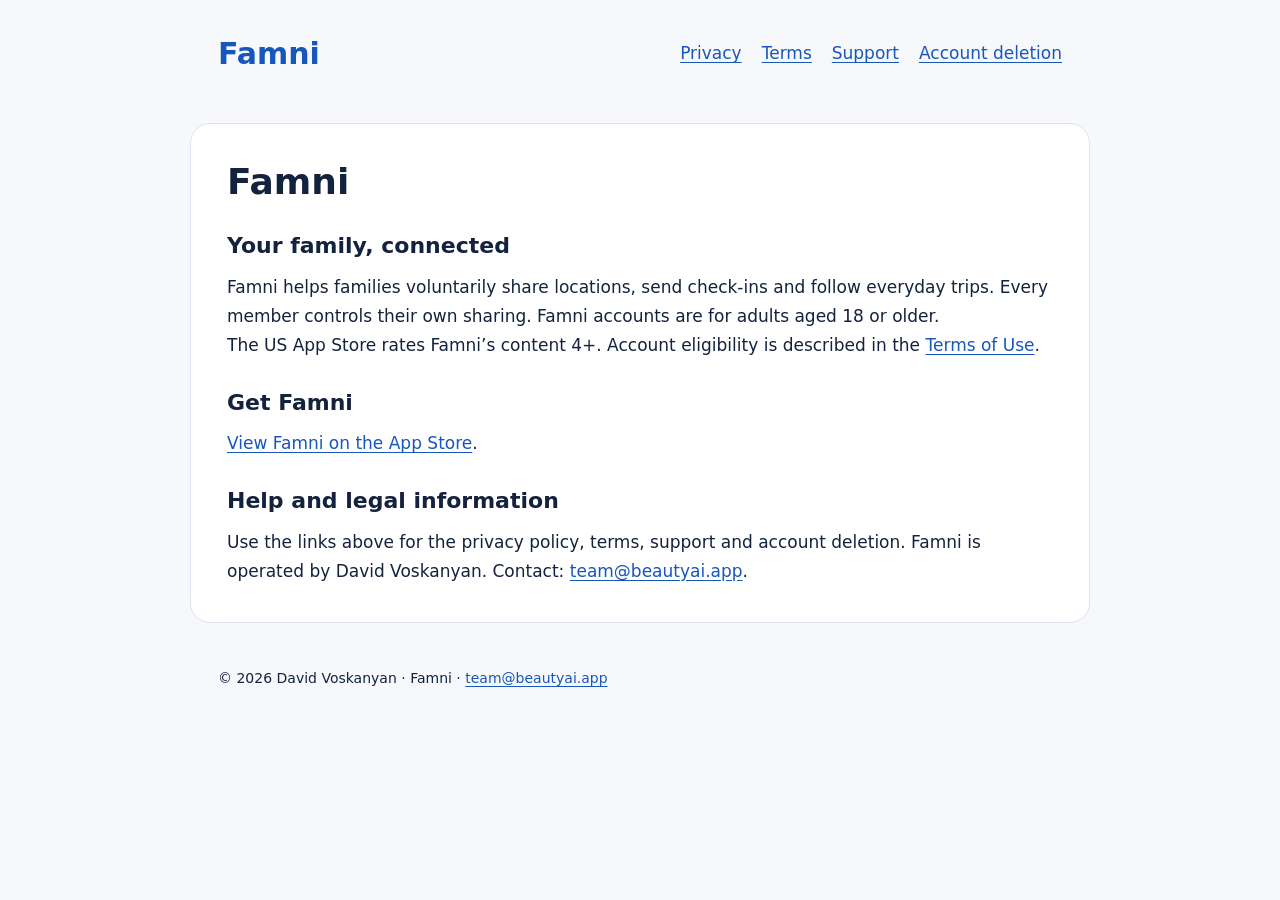
<file: index.html>
<!doctype html><html lang="en"><head><meta charset="utf-8"><meta name="viewport" content="width=device-width, initial-scale=1"><title>Famni — Famni</title><meta name="description" content="Famni Famni. Voluntary family location sharing. Contact team@beautyai.app."><link rel="stylesheet" href="styles.css"></head><body><header><a class="brand" href="index.html">Famni</a><nav aria-label="Legal and support"><a href="privacy.html">Privacy</a><a href="terms.html">Terms</a><a href="support.html">Support</a><a href="deletion.html">Account deletion</a></nav></header><main><h1>Famni</h1><section><h2>Your family, connected</h2><p>Famni helps families voluntarily share locations, send check-ins and follow everyday trips. Every member controls their own sharing. Famni accounts are for adults aged 18 or older.</p><p>The US App Store rates Famni’s content 4+. Account eligibility is described in the <a href="terms.html">Terms of Use</a>.</p></section><section><h2>Get Famni</h2><p><a href="https://apps.apple.com/app/id6817874879">View Famni on the App Store</a>.</p></section><section><h2>Help and legal information</h2><p>Use the links above for the privacy policy, terms, support and account deletion. Famni is operated by David Voskanyan. Contact: <a href="mailto:team@beautyai.app">team@beautyai.app</a>.</p></section></main><footer>© 2026 David Voskanyan · Famni · <a href="mailto:team@beautyai.app">team@beautyai.app</a></footer></body></html>
</file>
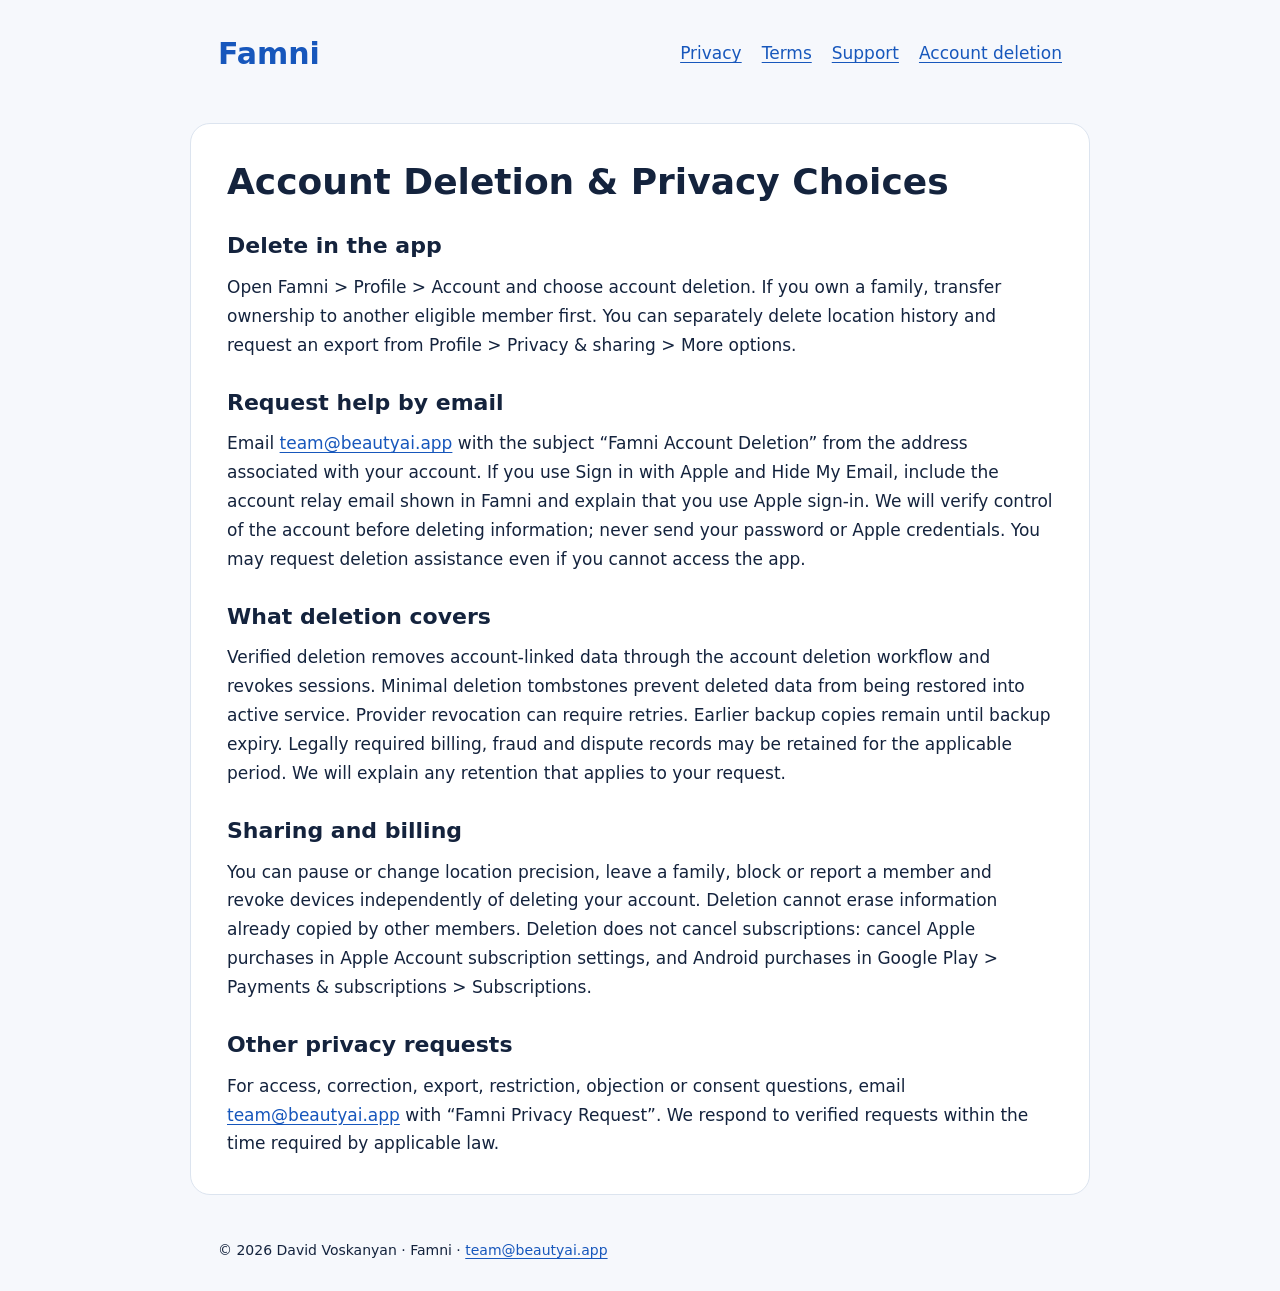
<file: deletion.html>
<!doctype html><html lang="en"><head><meta charset="utf-8"><meta name="viewport" content="width=device-width, initial-scale=1"><title>Account Deletion &amp; Privacy Choices — Famni</title><meta name="description" content="Famni Account Deletion &amp; Privacy Choices. Voluntary family location sharing. Contact team@beautyai.app."><link rel="stylesheet" href="styles.css"></head><body><header><a class="brand" href="index.html">Famni</a><nav aria-label="Legal and support"><a href="privacy.html">Privacy</a><a href="terms.html">Terms</a><a href="support.html">Support</a><a href="deletion.html">Account deletion</a></nav></header><main><h1>Account Deletion &amp; Privacy Choices</h1><section><h2>Delete in the app</h2><p>Open Famni &gt; Profile &gt; Account and choose account deletion. If you own a family, transfer ownership to another eligible member first. You can separately delete location history and request an export from Profile &gt; Privacy &amp; sharing &gt; More options.</p></section><section><h2>Request help by email</h2><p>Email <a href="mailto:team@beautyai.app">team@beautyai.app</a> with the subject “Famni Account Deletion” from the address associated with your account. If you use Sign in with Apple and Hide My Email, include the account relay email shown in Famni and explain that you use Apple sign-in. We will verify control of the account before deleting information; never send your password or Apple credentials. You may request deletion assistance even if you cannot access the app.</p></section><section><h2>What deletion covers</h2><p>Verified deletion removes account-linked data through the account deletion workflow and revokes sessions. Minimal deletion tombstones prevent deleted data from being restored into active service. Provider revocation can require retries. Earlier backup copies remain until backup expiry. Legally required billing, fraud and dispute records may be retained for the applicable period. We will explain any retention that applies to your request.</p></section><section><h2>Sharing and billing</h2><p>You can pause or change location precision, leave a family, block or report a member and revoke devices independently of deleting your account. Deletion cannot erase information already copied by other members. Deletion does not cancel subscriptions: cancel Apple purchases in Apple Account subscription settings, and Android purchases in Google Play &gt; Payments &amp; subscriptions &gt; Subscriptions.</p></section><section><h2>Other privacy requests</h2><p>For access, correction, export, restriction, objection or consent questions, email <a href="mailto:team@beautyai.app">team@beautyai.app</a> with “Famni Privacy Request”. We respond to verified requests within the time required by applicable law.</p></section></main><footer>© 2026 David Voskanyan · Famni · <a href="mailto:team@beautyai.app">team@beautyai.app</a></footer></body></html>
</file>
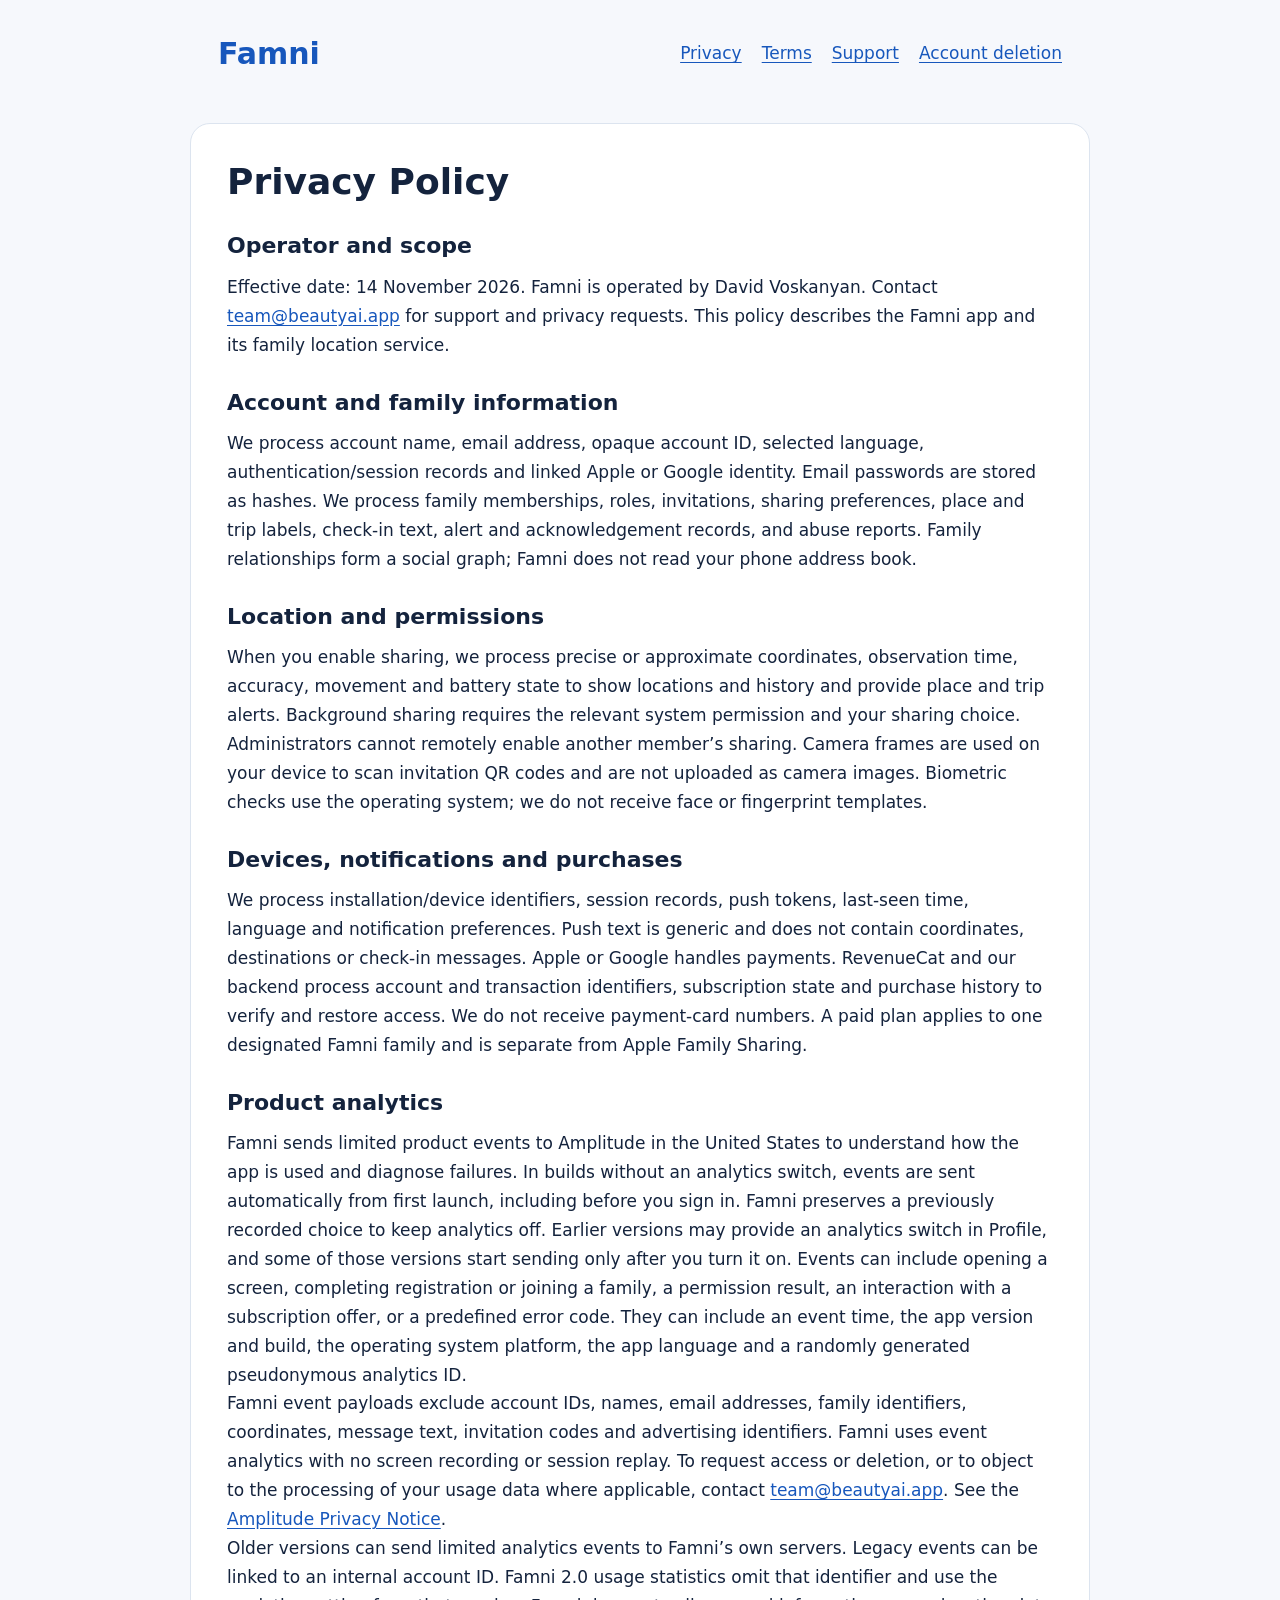
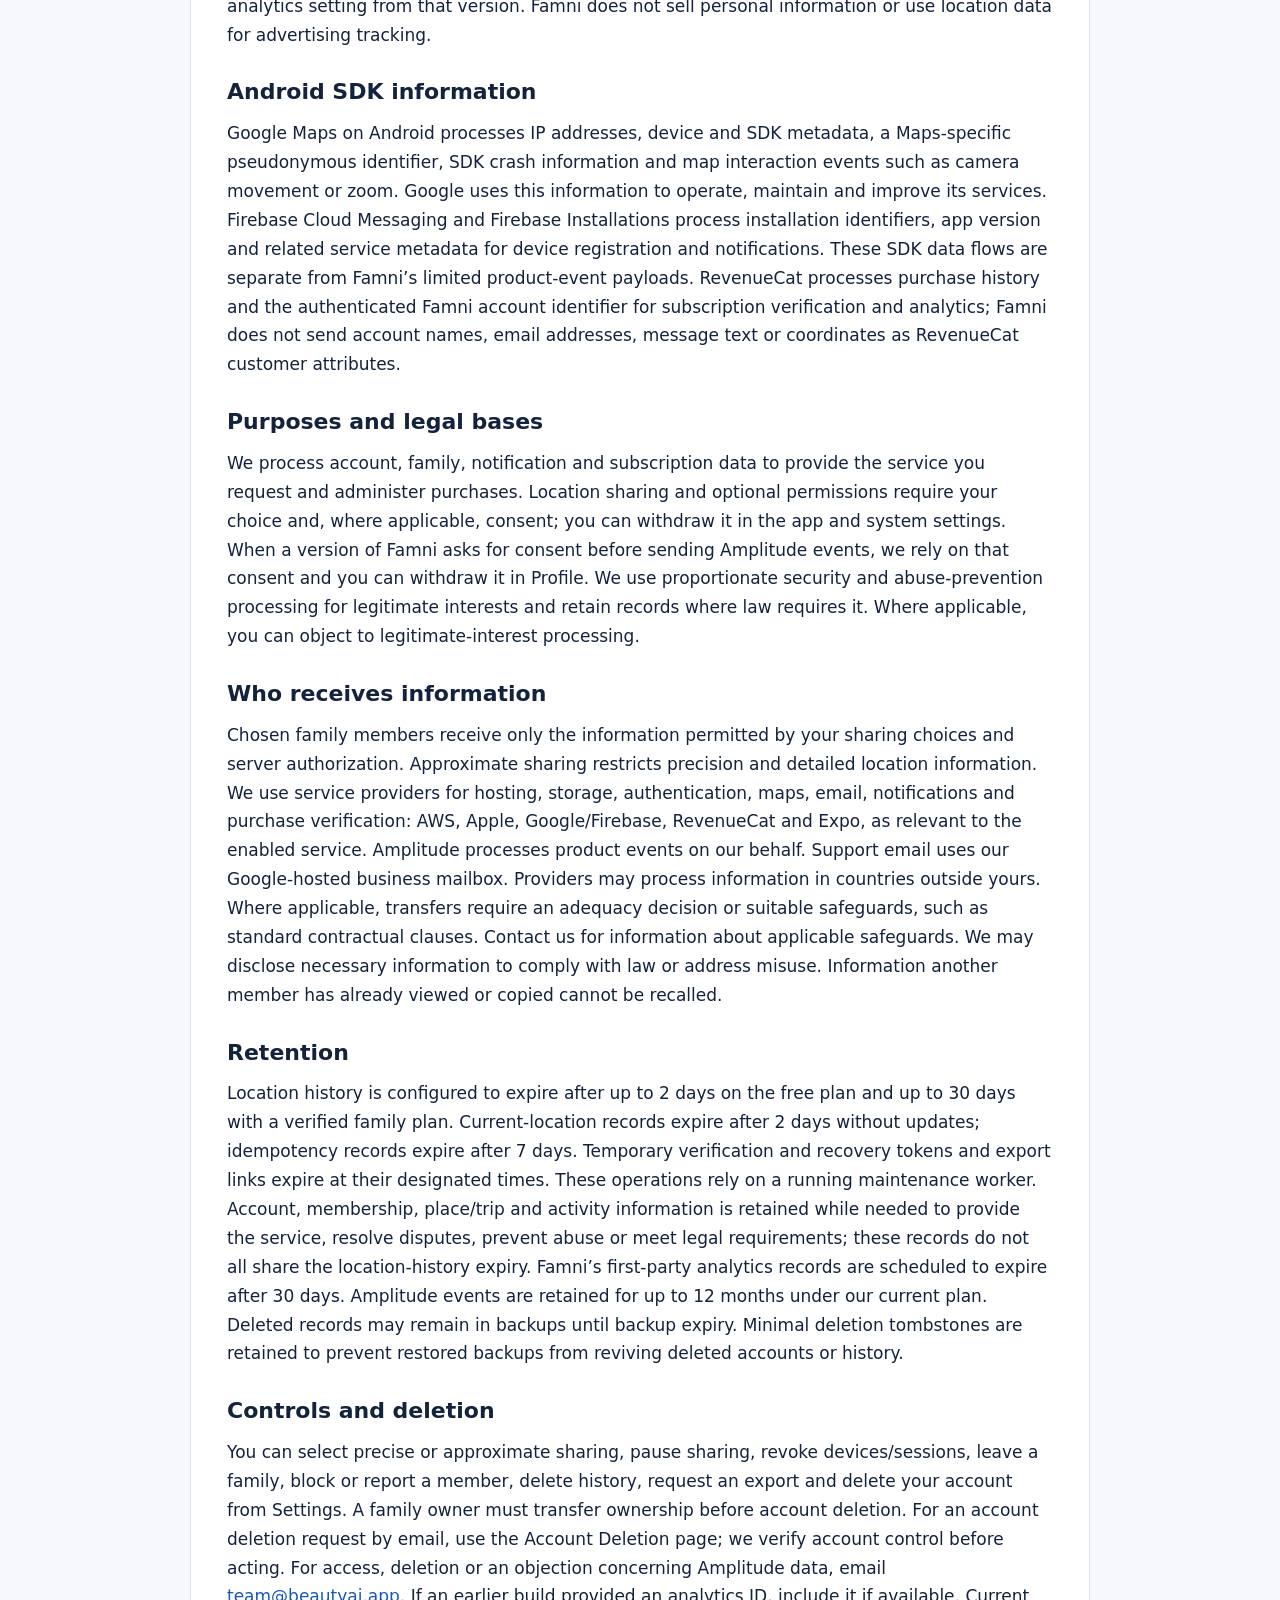
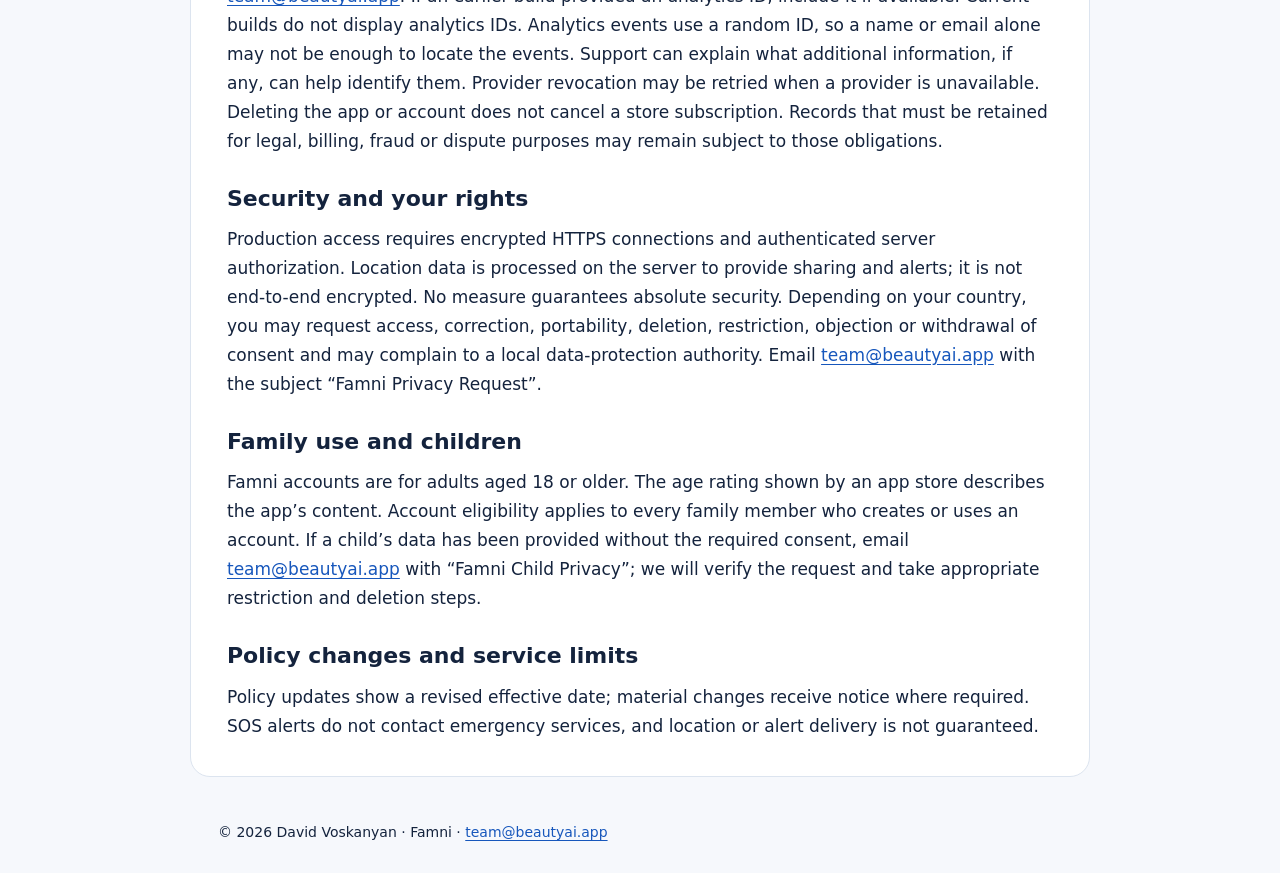
<file: privacy.html>
<!doctype html><html lang="en"><head><meta charset="utf-8"><meta name="viewport" content="width=device-width, initial-scale=1"><title>Privacy Policy — Famni</title><meta name="description" content="Famni Privacy Policy. Voluntary family location sharing. Contact team@beautyai.app."><link rel="stylesheet" href="styles.css"></head><body><header><a class="brand" href="index.html">Famni</a><nav aria-label="Legal and support"><a href="privacy.html">Privacy</a><a href="terms.html">Terms</a><a href="support.html">Support</a><a href="deletion.html">Account deletion</a></nav></header><main><h1>Privacy Policy</h1><section><h2>Operator and scope</h2><p>Effective date: 14 November 2026. Famni is operated by David Voskanyan. Contact <a href="mailto:team@beautyai.app">team@beautyai.app</a> for support and privacy requests. This policy describes the Famni app and its family location service.</p></section><section><h2>Account and family information</h2><p>We process account name, email address, opaque account ID, selected language, authentication/session records and linked Apple or Google identity. Email passwords are stored as hashes. We process family memberships, roles, invitations, sharing preferences, place and trip labels, check-in text, alert and acknowledgement records, and abuse reports. Family relationships form a social graph; Famni does not read your phone address book.</p></section><section><h2>Location and permissions</h2><p>When you enable sharing, we process precise or approximate coordinates, observation time, accuracy, movement and battery state to show locations and history and provide place and trip alerts. Background sharing requires the relevant system permission and your sharing choice. Administrators cannot remotely enable another member’s sharing. Camera frames are used on your device to scan invitation QR codes and are not uploaded as camera images. Biometric checks use the operating system; we do not receive face or fingerprint templates.</p></section><section><h2>Devices, notifications and purchases</h2><p>We process installation/device identifiers, session records, push tokens, last-seen time, language and notification preferences. Push text is generic and does not contain coordinates, destinations or check-in messages. Apple or Google handles payments. RevenueCat and our backend process account and transaction identifiers, subscription state and purchase history to verify and restore access. We do not receive payment-card numbers. A paid plan applies to one designated Famni family and is separate from Apple Family Sharing.</p></section><section><h2>Product analytics</h2><p>Famni sends limited product events to Amplitude in the United States to understand how the app is used and diagnose failures. In builds without an analytics switch, events are sent automatically from first launch, including before you sign in. Famni preserves a previously recorded choice to keep analytics off. Earlier versions may provide an analytics switch in Profile, and some of those versions start sending only after you turn it on. Events can include opening a screen, completing registration or joining a family, a permission result, an interaction with a subscription offer, or a predefined error code. They can include an event time, the app version and build, the operating system platform, the app language and a randomly generated pseudonymous analytics ID.</p><p>Famni event payloads exclude account IDs, names, email addresses, family identifiers, coordinates, message text, invitation codes and advertising identifiers. Famni uses event analytics with no screen recording or session replay. To request access or deletion, or to object to the processing of your usage data where applicable, contact <a href="mailto:team@beautyai.app">team@beautyai.app</a>. See the <a href="https://www.amplitude.com/privacy">Amplitude Privacy Notice</a>.</p><p>Older versions can send limited analytics events to Famni’s own servers. Legacy events can be linked to an internal account ID. Famni 2.0 usage statistics omit that identifier and use the analytics setting from that version. Famni does not sell personal information or use location data for advertising tracking.</p></section><section><h2>Android SDK information</h2><p>Google Maps on Android processes IP addresses, device and SDK metadata, a Maps-specific pseudonymous identifier, SDK crash information and map interaction events such as camera movement or zoom. Google uses this information to operate, maintain and improve its services. Firebase Cloud Messaging and Firebase Installations process installation identifiers, app version and related service metadata for device registration and notifications. These SDK data flows are separate from Famni’s limited product-event payloads. RevenueCat processes purchase history and the authenticated Famni account identifier for subscription verification and analytics; Famni does not send account names, email addresses, message text or coordinates as RevenueCat customer attributes.</p></section><section><h2>Purposes and legal bases</h2><p>We process account, family, notification and subscription data to provide the service you request and administer purchases. Location sharing and optional permissions require your choice and, where applicable, consent; you can withdraw it in the app and system settings. When a version of Famni asks for consent before sending Amplitude events, we rely on that consent and you can withdraw it in Profile. We use proportionate security and abuse-prevention processing for legitimate interests and retain records where law requires it. Where applicable, you can object to legitimate-interest processing.</p></section><section><h2>Who receives information</h2><p>Chosen family members receive only the information permitted by your sharing choices and server authorization. Approximate sharing restricts precision and detailed location information. We use service providers for hosting, storage, authentication, maps, email, notifications and purchase verification: AWS, Apple, Google/Firebase, RevenueCat and Expo, as relevant to the enabled service. Amplitude processes product events on our behalf. Support email uses our Google-hosted business mailbox. Providers may process information in countries outside yours. Where applicable, transfers require an adequacy decision or suitable safeguards, such as standard contractual clauses. Contact us for information about applicable safeguards. We may disclose necessary information to comply with law or address misuse. Information another member has already viewed or copied cannot be recalled.</p></section><section><h2>Retention</h2><p>Location history is configured to expire after up to 2 days on the free plan and up to 30 days with a verified family plan. Current-location records expire after 2 days without updates; idempotency records expire after 7 days. Temporary verification and recovery tokens and export links expire at their designated times. These operations rely on a running maintenance worker. Account, membership, place/trip and activity information is retained while needed to provide the service, resolve disputes, prevent abuse or meet legal requirements; these records do not all share the location-history expiry. Famni’s first-party analytics records are scheduled to expire after 30 days. Amplitude events are retained for up to 12 months under our current plan. Deleted records may remain in backups until backup expiry. Minimal deletion tombstones are retained to prevent restored backups from reviving deleted accounts or history.</p></section><section><h2>Controls and deletion</h2><p>You can select precise or approximate sharing, pause sharing, revoke devices/sessions, leave a family, block or report a member, delete history, request an export and delete your account from Settings. A family owner must transfer ownership before account deletion. For an account deletion request by email, use the Account Deletion page; we verify account control before acting. For access, deletion or an objection concerning Amplitude data, email <a href="mailto:team@beautyai.app">team@beautyai.app</a>. If an earlier build provided an analytics ID, include it if available. Current builds do not display analytics IDs. Analytics events use a random ID, so a name or email alone may not be enough to locate the events. Support can explain what additional information, if any, can help identify them. Provider revocation may be retried when a provider is unavailable. Deleting the app or account does not cancel a store subscription. Records that must be retained for legal, billing, fraud or dispute purposes may remain subject to those obligations.</p></section><section><h2>Security and your rights</h2><p>Production access requires encrypted HTTPS connections and authenticated server authorization. Location data is processed on the server to provide sharing and alerts; it is not end-to-end encrypted. No measure guarantees absolute security. Depending on your country, you may request access, correction, portability, deletion, restriction, objection or withdrawal of consent and may complain to a local data-protection authority. Email <a href="mailto:team@beautyai.app">team@beautyai.app</a> with the subject “Famni Privacy Request”.</p></section><section><h2>Family use and children</h2><p>Famni accounts are for adults aged 18 or older. The age rating shown by an app store describes the app’s content. Account eligibility applies to every family member who creates or uses an account. If a child’s data has been provided without the required consent, email <a href="mailto:team@beautyai.app">team@beautyai.app</a> with “Famni Child Privacy”; we will verify the request and take appropriate restriction and deletion steps.</p></section><section><h2>Policy changes and service limits</h2><p>Policy updates show a revised effective date; material changes receive notice where required. SOS alerts do not contact emergency services, and location or alert delivery is not guaranteed.</p></section></main><footer>© 2026 David Voskanyan · Famni · <a href="mailto:team@beautyai.app">team@beautyai.app</a></footer></body></html>
</file>
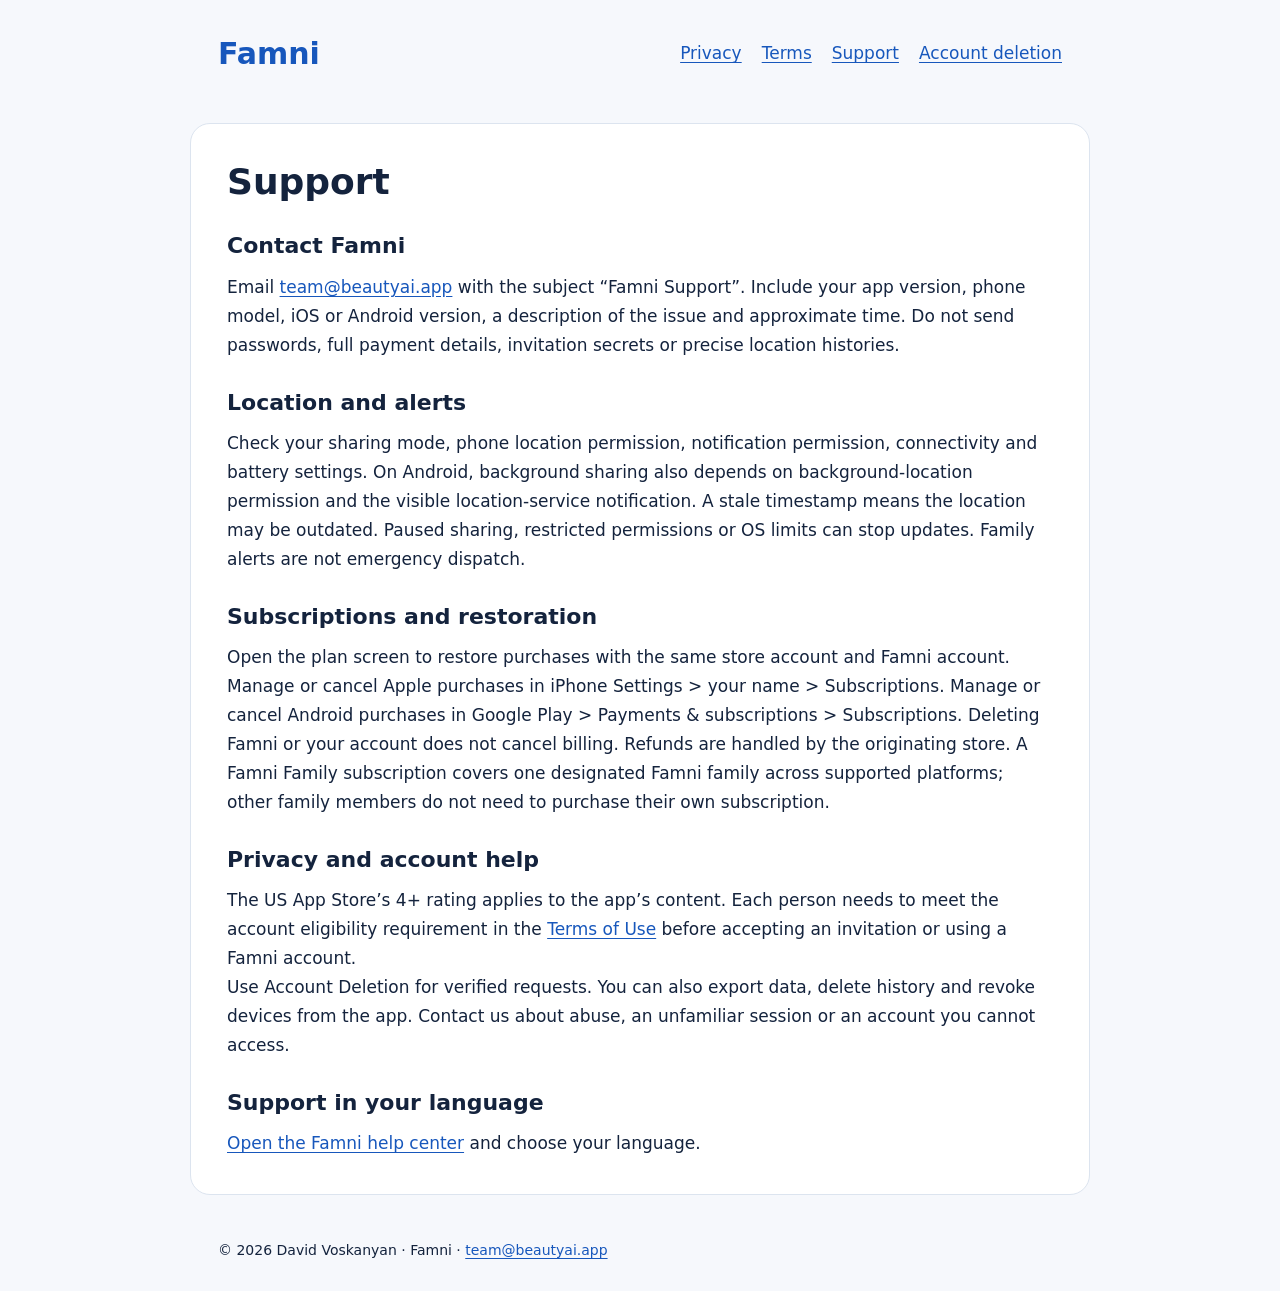
<file: support.html>
<!doctype html><html lang="en"><head><meta charset="utf-8"><meta name="viewport" content="width=device-width, initial-scale=1"><title>Support — Famni</title><meta name="description" content="Famni Support. Voluntary family location sharing. Contact team@beautyai.app."><link rel="stylesheet" href="styles.css"></head><body><header><a class="brand" href="index.html">Famni</a><nav aria-label="Legal and support"><a href="privacy.html">Privacy</a><a href="terms.html">Terms</a><a href="support.html">Support</a><a href="deletion.html">Account deletion</a></nav></header><main><h1>Support</h1><section><h2>Contact Famni</h2><p>Email <a href="mailto:team@beautyai.app">team@beautyai.app</a> with the subject “Famni Support”. Include your app version, phone model, iOS or Android version, a description of the issue and approximate time. Do not send passwords, full payment details, invitation secrets or precise location histories.</p></section><section><h2>Location and alerts</h2><p>Check your sharing mode, phone location permission, notification permission, connectivity and battery settings. On Android, background sharing also depends on background-location permission and the visible location-service notification. A stale timestamp means the location may be outdated. Paused sharing, restricted permissions or OS limits can stop updates. Family alerts are not emergency dispatch.</p></section><section><h2>Subscriptions and restoration</h2><p>Open the plan screen to restore purchases with the same store account and Famni account. Manage or cancel Apple purchases in iPhone Settings &gt; your name &gt; Subscriptions. Manage or cancel Android purchases in Google Play &gt; Payments &amp; subscriptions &gt; Subscriptions. Deleting Famni or your account does not cancel billing. Refunds are handled by the originating store. A Famni Family subscription covers one designated Famni family across supported platforms; other family members do not need to purchase their own subscription.</p></section><section><h2>Privacy and account help</h2><p>The US App Store’s 4+ rating applies to the app’s content. Each person needs to meet the account eligibility requirement in the <a href="terms.html">Terms of Use</a> before accepting an invitation or using a Famni account.</p><p>Use Account Deletion for verified requests. You can also export data, delete history and revoke devices from the app. Contact us about abuse, an unfamiliar session or an account you cannot access.</p></section><section><h2>Support in your language</h2><p><a href="https://beautyai.app/famni-api/support">Open the Famni help center</a> and choose your language.</p></section></main><footer>© 2026 David Voskanyan · Famni · <a href="mailto:team@beautyai.app">team@beautyai.app</a></footer></body></html>
</file>
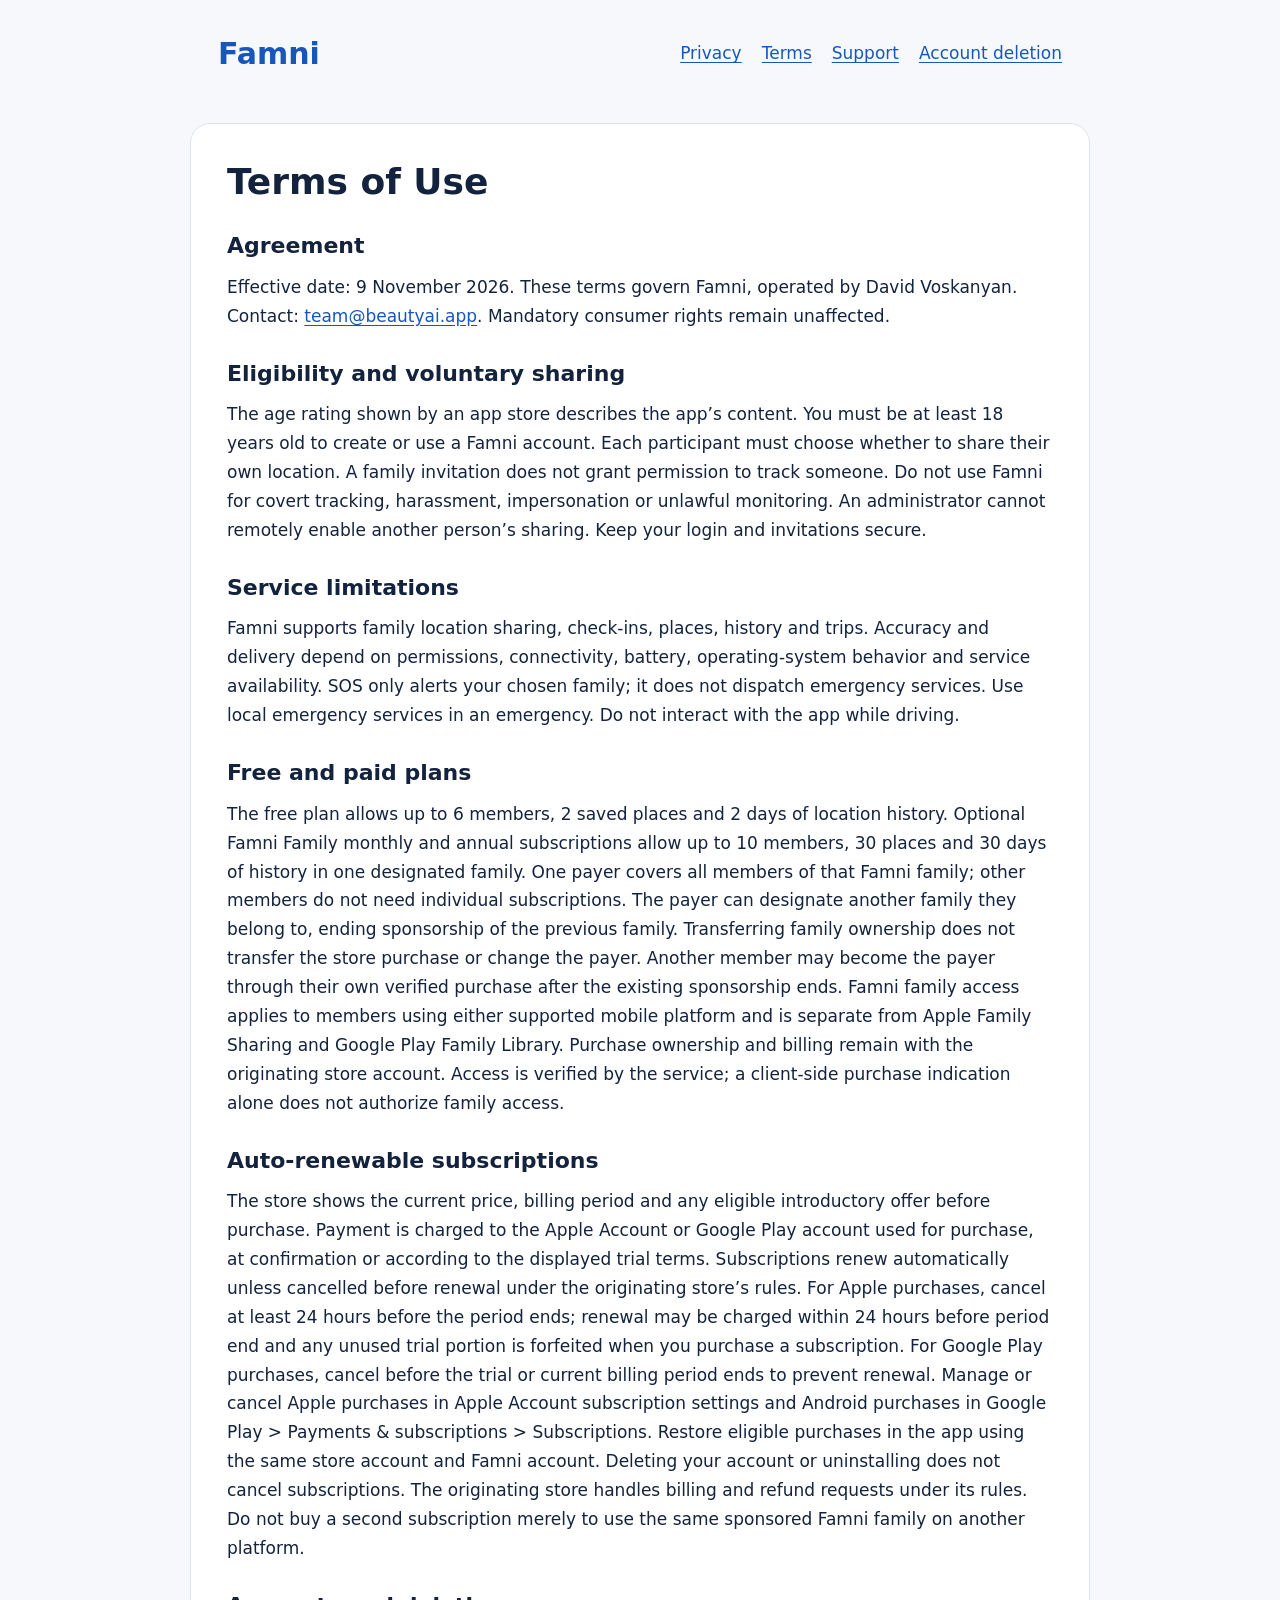
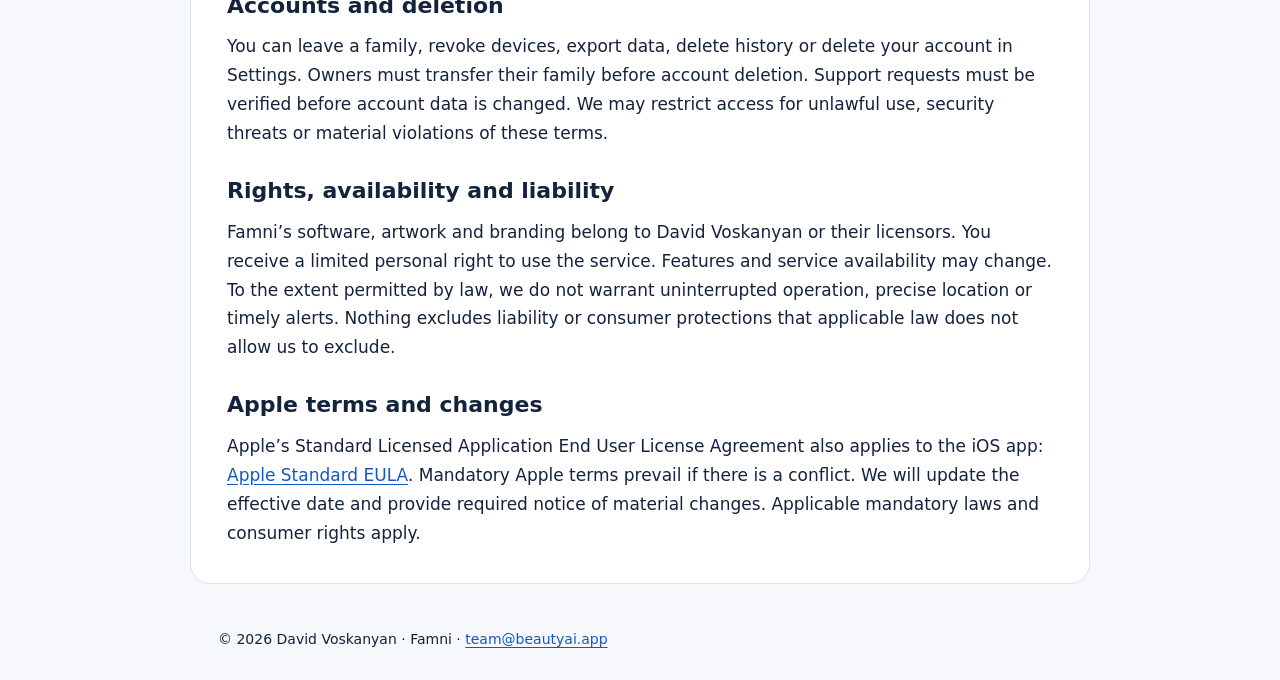
<file: terms.html>
<!doctype html><html lang="en"><head><meta charset="utf-8"><meta name="viewport" content="width=device-width, initial-scale=1"><title>Terms of Use — Famni</title><meta name="description" content="Famni Terms of Use. Voluntary family location sharing. Contact team@beautyai.app."><link rel="stylesheet" href="styles.css"></head><body><header><a class="brand" href="index.html">Famni</a><nav aria-label="Legal and support"><a href="privacy.html">Privacy</a><a href="terms.html">Terms</a><a href="support.html">Support</a><a href="deletion.html">Account deletion</a></nav></header><main><h1>Terms of Use</h1><section><h2>Agreement</h2><p>Effective date: 9 November 2026. These terms govern Famni, operated by David Voskanyan. Contact: <a href="mailto:team@beautyai.app">team@beautyai.app</a>. Mandatory consumer rights remain unaffected.</p></section><section><h2>Eligibility and voluntary sharing</h2><p>The age rating shown by an app store describes the app’s content. You must be at least 18 years old to create or use a Famni account. Each participant must choose whether to share their own location. A family invitation does not grant permission to track someone. Do not use Famni for covert tracking, harassment, impersonation or unlawful monitoring. An administrator cannot remotely enable another person’s sharing. Keep your login and invitations secure.</p></section><section><h2>Service limitations</h2><p>Famni supports family location sharing, check-ins, places, history and trips. Accuracy and delivery depend on permissions, connectivity, battery, operating-system behavior and service availability. SOS only alerts your chosen family; it does not dispatch emergency services. Use local emergency services in an emergency. Do not interact with the app while driving.</p></section><section><h2>Free and paid plans</h2><p>The free plan allows up to 6 members, 2 saved places and 2 days of location history. Optional Famni Family monthly and annual subscriptions allow up to 10 members, 30 places and 30 days of history in one designated family. One payer covers all members of that Famni family; other members do not need individual subscriptions. The payer can designate another family they belong to, ending sponsorship of the previous family. Transferring family ownership does not transfer the store purchase or change the payer. Another member may become the payer through their own verified purchase after the existing sponsorship ends. Famni family access applies to members using either supported mobile platform and is separate from Apple Family Sharing and Google Play Family Library. Purchase ownership and billing remain with the originating store account. Access is verified by the service; a client-side purchase indication alone does not authorize family access.</p></section><section><h2>Auto-renewable subscriptions</h2><p>The store shows the current price, billing period and any eligible introductory offer before purchase. Payment is charged to the Apple Account or Google Play account used for purchase, at confirmation or according to the displayed trial terms. Subscriptions renew automatically unless cancelled before renewal under the originating store’s rules. For Apple purchases, cancel at least 24 hours before the period ends; renewal may be charged within 24 hours before period end and any unused trial portion is forfeited when you purchase a subscription. For Google Play purchases, cancel before the trial or current billing period ends to prevent renewal. Manage or cancel Apple purchases in Apple Account subscription settings and Android purchases in Google Play &gt; Payments &amp; subscriptions &gt; Subscriptions. Restore eligible purchases in the app using the same store account and Famni account. Deleting your account or uninstalling does not cancel subscriptions. The originating store handles billing and refund requests under its rules. Do not buy a second subscription merely to use the same sponsored Famni family on another platform.</p></section><section><h2>Accounts and deletion</h2><p>You can leave a family, revoke devices, export data, delete history or delete your account in Settings. Owners must transfer their family before account deletion. Support requests must be verified before account data is changed. We may restrict access for unlawful use, security threats or material violations of these terms.</p></section><section><h2>Rights, availability and liability</h2><p>Famni’s software, artwork and branding belong to David Voskanyan or their licensors. You receive a limited personal right to use the service. Features and service availability may change. To the extent permitted by law, we do not warrant uninterrupted operation, precise location or timely alerts. Nothing excludes liability or consumer protections that applicable law does not allow us to exclude.</p></section><section><h2>Apple terms and changes</h2><p>Apple’s Standard Licensed Application End User License Agreement also applies to the iOS app: <a href="https://www.apple.com/legal/internet-services/itunes/dev/stdeula/">Apple Standard EULA</a>. Mandatory Apple terms prevail if there is a conflict. We will update the effective date and provide required notice of material changes. Applicable mandatory laws and consumer rights apply.</p></section></main><footer>© 2026 David Voskanyan · Famni · <a href="mailto:team@beautyai.app">team@beautyai.app</a></footer></body></html>
</file>
<file: styles.css>
*{box-sizing:border-box}body{margin:0;background:#f6f8fc;color:#14233d;font:17px/1.7 system-ui,-apple-system,sans-serif}header,main,footer{max-width:900px;margin:auto;padding:28px}header{display:flex;align-items:center;justify-content:space-between;gap:20px;flex-wrap:wrap}.brand{font-size:30px;font-weight:800;text-decoration:none}nav{display:flex;gap:20px;flex-wrap:wrap}a{color:#1757bc;text-underline-offset:3px}main{background:white;border:1px solid #dce4ef;border-radius:20px;margin:16px auto;padding:36px}h1{font-size:36px;line-height:1.2;margin:0 0 28px}h2{font-size:22px;line-height:1.35;margin:28px 0 12px}p{margin:0}footer{font-size:14px}@media(max-width:600px){header,footer{padding:20px}main{border-radius:0;padding:24px;margin:0}h1{font-size:30px}nav{gap:12px}}
</file>
